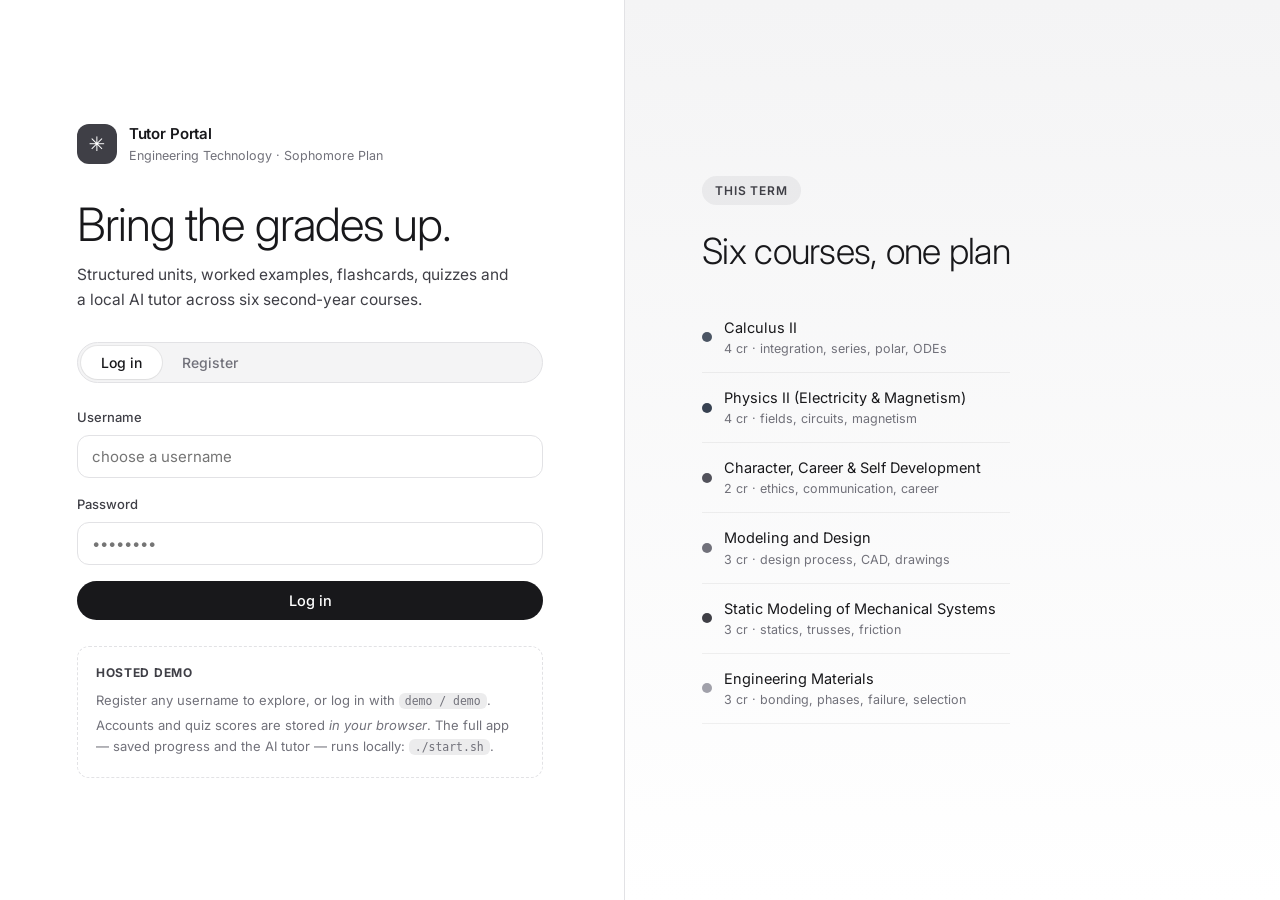
<file: docs/index.html>
<!DOCTYPE html>
<html lang="en">
<head>
<meta charset="UTF-8" />
<meta name="viewport" content="width=device-width, initial-scale=1.0" />
<title>Tutor Portal — Engineering Technology Study Plan</title>
<link rel="preconnect" href="https://fonts.googleapis.com" />
<link href="https://fonts.googleapis.com/css2?family=Inter:wght@300;400;500;600;700&display=swap" rel="stylesheet" />
<link rel="stylesheet" href="styles.css?v=5" />
<link rel="icon" href="data:image/svg+xml,%3Csvg xmlns='http://www.w3.org/2000/svg' viewBox='0 0 32 32'%3E%3Crect width='32' height='32' rx='8' fill='%2327272a'/%3E%3Ctext x='16' y='22' font-family='Inter,sans-serif' font-size='16' font-weight='700' fill='white' text-anchor='middle'%3E%E2%9C%B3%3C/text%3E%3C/svg%3E" />
</head>
<body>

<!-- ======================= AUTH (hosted demo) ======================= -->
<div id="authView" class="auth-wrap">
  <div class="auth-card">
    <div class="brand-row">
      <div class="logo">✳</div>
      <div><div class="brand-name">Tutor Portal</div><div class="brand-sub">Engineering Technology · Sophomore Plan</div></div>
    </div>
    <h1 class="auth-title">Bring the grades up.</h1>
    <p class="auth-lede">Structured units, worked examples, flashcards, quizzes and a local AI tutor across six second-year courses.</p>

    <div class="seg" id="authSeg">
      <button class="seg-btn active" data-mode="login">Log in</button>
      <button class="seg-btn" data-mode="register">Register</button>
    </div>

    <form id="authForm" autocomplete="on">
      <label class="field"><span>Username</span>
        <input id="authUser" type="text" autocomplete="username" placeholder="choose a username" required /></label>
      <label class="field" id="nameField" hidden><span>Full name</span>
        <input id="authName" type="text" autocomplete="name" placeholder="Your name" /></label>
      <label class="field"><span>Password</span>
        <input id="authPass" type="password" autocomplete="current-password" placeholder="••••••••" required /></label>
      <div id="authErr" class="err" hidden></div>
      <button type="submit" id="authSubmit" class="btn btn-primary btn-block">Log in</button>
    </form>

    <div class="demo-hint">
      <strong>Hosted demo</strong>
      <div>Register any username to explore, or log in with <code>demo / demo</code>.</div>
      <div>Accounts and quiz scores are stored <em>in your browser</em>. The full app — saved progress and the AI tutor — runs locally: <code>./start.sh</code>.</div>
    </div>
  </div>
  <div class="auth-aside">
    <div class="aside-inner">
      <div class="chip">This term</div>
      <h2>Six courses, one plan</h2>
      <ul class="aside-list" id="asideCourses"></ul>
    </div>
  </div>
</div>

<!-- ============================ APP ============================ -->
<div id="appView" class="app" hidden>
  <header class="topbar">
    <button class="icon-btn only-mobile" id="menuBtn" aria-label="Menu">☰</button>
    <div class="brand-row small">
      <div class="logo">✳</div>
      <div><div class="brand-name">Tutor Portal</div><div class="brand-sub">Engineering Technology · Sophomore Plan</div></div>
    </div>
    <div class="topbar-right">
      <span class="pill">static demo</span>
      <span class="whoami" id="whoami"></span>
      <a class="btn btn-ghost btn-sm" href="https://github.com/julianantoine/tutor-portal" target="_blank" rel="noopener">View source</a>
      <button class="btn btn-ghost btn-sm" id="logoutBtn">Log out</button>
    </div>
  </header>

  <div class="shell">
    <aside class="sidebar" id="sidebar">
      <nav class="nav" id="navCourses"><div class="nav-label">Loading…</div></nav>
      <div class="side-sep"></div>
      <nav class="nav">
        <a class="nav-item active" data-view="overview"><span class="ni-ico">◎</span> Overview</a>
        <a class="nav-item" data-view="terms"><span class="ni-ico">▦</span> My Terms</a>
      </nav>
      <div class="side-foot">
        <div class="side-foot-title">About this page</div>
        <p class="muted" style="font-size:12.5px;padding:0 4px">
          Hosted demo: full curriculum, flashcards and quizzes, graded in your browser. The graded AI tutor
          and saved progress run locally — clone the repo and run <code>./start.sh</code>.
        </p>
      </div>
    </aside>
    <main class="content" id="content"><div class="loading">Loading curriculum…</div></main>
  </div>
</div>

<script src="demo.js?v=5"></script>
</body>
</html>
</file>
<file: docs/styles.css>
/* =========================================================================
   Tutor Portal — professional gray design language
   Cool-neutral canvas · Inter · thin headings · pill buttons ·
   layered sub-0.1 shadows · hairline borders · cards
   ========================================================================= */

:root {
  --bg:      #ffffff;
  --bg-2:    #f4f4f5;
  --bg-3:    #ececed;
  --bg-4:    #e4e4e7;
  --ink:     #18181b;
  --ink-2:   #3f3f46;
  --ink-3:   #71717a;
  --ink-4:   #a1a1aa;
  --border:  #e2e2e5;
  --border-soft: rgba(0,0,0,0.055);

  /* single accent is slate gray — professional, not colorful */
  --accent:  #3f3f46;
  --accent-ink: #27272a;
  --accent-soft: rgba(63,63,70,0.07);

  --green:  #15803d;  --green-soft:  rgba(21,128,61,0.10);
  --amber:  #a16207;  --amber-soft:  rgba(161,98,7,0.10);
  --red:    #b91c1c;  --red-soft:    rgba(185,28,28,0.10);
  --violet: #52525b;  --violet-soft: rgba(82,82,91,0.10);

  --head: "Inter", system-ui, -apple-system, "Segoe UI", Roboto, sans-serif;
  --body: "Inter", system-ui, -apple-system, "Segoe UI", Roboto, sans-serif;

  --radius: 18px;
  --radius-sm: 12px;
  --radius-xs: 9px;

  --shadow-sm: rgba(0,0,0,0.06) 0px 0px 0px 1px, rgba(0,0,0,0.04) 0px 1px 2px 0px;
  --shadow-md: rgba(0,0,0,0.06) 0px 0px 0px 1px, rgba(0,0,0,0.05) 0px 4px 14px -3px;
  --shadow-lg: rgba(0,0,0,0.08) 0px 0px 0px 1px, rgba(0,0,0,0.07) 0px 20px 44px -14px;

  --sidebar-w: 268px;
  --topbar-h: 62px;
}

* { box-sizing: border-box; }
[hidden] { display: none !important; }

html, body {
  margin: 0; padding: 0;
  background: var(--bg);
  color: var(--ink);
  font-family: var(--body);
  font-size: 15px;
  line-height: 1.6;
  -webkit-font-smoothing: antialiased;
}

h1, h2, h3, h4 { font-family: var(--head); font-weight: 300; letter-spacing: -0.02em; margin: 0; color: var(--ink); }
a { color: inherit; text-decoration: none; }
code { font-family: ui-monospace, SFMono-Regular, Menlo, monospace; font-size: 0.88em; background: var(--bg-3); padding: 1px 6px; border-radius: 6px; }
small { font-size: 12.5px; }

/* ------------------------------------------------------------ buttons */
.btn {
  font-family: var(--body);
  font-size: 14.5px;
  font-weight: 500;
  border: 1px solid transparent;
  border-radius: 9999px;
  padding: 10px 20px;
  cursor: pointer;
  transition: background .15s, border-color .15s, transform .05s, color .15s;
  white-space: nowrap;
}
.btn:active { transform: translateY(1px); }
.btn-primary { background: #18181b; color: #fff; }
.btn-primary:hover { background: #3f3f46; }
.btn-accent { background: var(--accent); color: #fff; }
.btn-accent:hover { background: var(--accent-ink); }
.btn-ghost { background: transparent; color: var(--ink); border-color: var(--border); }
.btn-ghost:hover { border-color: var(--ink-4); background: var(--bg-2); }
.btn-sm { padding: 7px 14px; font-size: 13.5px; }
.btn-block { width: 100%; display: block; }
.btn[disabled] { opacity: .5; cursor: not-allowed; }

.icon-btn {
  background: transparent; border: none; cursor: pointer; font-size: 17px;
  color: var(--ink-2); width: 36px; height: 36px; border-radius: 10px;
  display: inline-flex; align-items: center; justify-content: center;
}
.icon-btn:hover { background: var(--bg-2); }

/* ============================================================ AUTH ==== */
.auth-wrap { min-height: 100vh; display: grid; grid-template-columns: 1fr 1.05fr; }
.auth-card {
  padding: 64px clamp(28px, 6vw, 84px);
  display: flex; flex-direction: column; justify-content: center;
  max-width: 620px; width: 100%;
}
.auth-aside {
  background: linear-gradient(180deg, #f4f4f5, #fff);
  border-left: 1px solid var(--border);
  display: flex; align-items: center; padding: 64px clamp(28px, 6vw, 84px);
}
.aside-inner { max-width: 460px; }
.aside-inner h2 { font-size: clamp(26px, 3vw, 36px); margin-bottom: 22px; }

.brand-row { display: flex; align-items: center; gap: 12px; margin-bottom: 34px; }
.brand-row.small { margin-bottom: 0; }
.logo {
  width: 40px; height: 40px; border-radius: 12px; background: var(--accent);
  color: #fff; display: grid; place-items: center; font-size: 20px; flex: none;
}
.brand-name { font-weight: 600; font-size: 15px; letter-spacing: -0.01em; }
.brand-sub { font-size: 12.5px; color: var(--ink-3); }

.auth-title { font-size: clamp(34px, 4.6vw, 46px); line-height: 1.05; margin-bottom: 14px; }
.auth-lede { color: var(--ink-2); font-size: 15.5px; margin: 0 0 30px; max-width: 44ch; }

.seg {
  display: inline-flex; background: var(--bg-2); border: 1px solid var(--border);
  border-radius: 9999px; padding: 3px; margin-bottom: 24px;
}
.seg-btn {
  border: none; background: transparent; border-radius: 9999px; cursor: pointer;
  padding: 8px 20px; font-size: 14px; font-weight: 500; color: var(--ink-3);
  font-family: var(--body);
}
.seg-btn.active { background: #fff; color: var(--ink); box-shadow: var(--shadow-sm); }

.field { display: block; margin-bottom: 16px; }
.field > span { display: block; font-size: 13px; font-weight: 500; color: var(--ink-2); margin-bottom: 7px; }
.field input {
  width: 100%; font-family: var(--body); font-size: 15px; color: var(--ink);
  background: var(--bg); border: 1px solid var(--border); border-radius: var(--radius-sm);
  padding: 11px 14px; outline: none; transition: border-color .15s, box-shadow .15s;
}
.field input:focus { border-color: var(--accent); box-shadow: 0 0 0 3px var(--accent-soft); }

.err { background: var(--red-soft); color: var(--red); font-size: 13.5px; padding: 10px 14px; border-radius: var(--radius-xs); margin-bottom: 14px; }

.demo-hint {
  margin-top: 26px; padding: 16px 18px; border: 1px dashed var(--border);
  border-radius: var(--radius-sm); font-size: 13px; color: var(--ink-3);
}
.demo-hint strong { display: block; color: var(--ink-2); margin-bottom: 8px; font-size: 12px; text-transform: uppercase; letter-spacing: .06em; }
.demo-hint div { margin: 4px 0; }

.chip {
  display: inline-block; font-size: 12px; font-weight: 600; letter-spacing: .07em;
  text-transform: uppercase; color: var(--accent); background: var(--accent-soft);
  border-radius: 9999px; padding: 5px 13px; margin-bottom: 18px;
}
.aside-list { list-style: none; padding: 0; margin: 22px 0 0; }
.aside-list li {
  display: flex; align-items: center; gap: 12px; padding: 13px 0;
  border-bottom: 1px solid var(--border-soft); font-size: 14.5px;
}
.aside-list .dot { width: 10px; height: 10px; border-radius: 50%; flex: none; }
.aside-list .a-sub { color: var(--ink-3); font-size: 12.5px; }

/* ============================================================ APP ==== */
.app { min-height: 100vh; }
.topbar {
  position: sticky; top: 0; z-index: 40; height: var(--topbar-h);
  display: flex; align-items: center; gap: 14px; padding: 0 22px;
  background: rgba(255,255,255,0.92); backdrop-filter: blur(10px);
  border-bottom: 1px solid var(--border);
}
.topbar-right { margin-left: auto; display: flex; align-items: center; gap: 14px; }
.whoami { font-size: 14px; font-weight: 500; color: var(--ink-2); }
.pill { font-size: 11.5px; font-weight: 600; text-transform: uppercase; letter-spacing: .05em; border-radius: 9999px; padding: 4px 11px; }
.role-pill { background: var(--bg-3); color: var(--ink-2); }
.role-pill.tutor { background: var(--accent-soft); color: var(--accent-ink); }
.tutor-status { font-size: 15px; color: var(--ink-4); }
.tutor-status.on { color: var(--green); }
.tutor-status.off { color: var(--red); }

.shell { display: grid; grid-template-columns: var(--sidebar-w) 1fr; min-height: calc(100vh - var(--topbar-h)); }

.sidebar {
  border-right: 1px solid var(--border); background: var(--bg);
  padding: 22px 16px; display: flex; flex-direction: column; gap: 6px;
  position: sticky; top: var(--topbar-h); height: calc(100vh - var(--topbar-h)); overflow-y: auto;
}
.nav { display: flex; flex-direction: column; gap: 2px; }
.nav-label { font-size: 11px; font-weight: 600; letter-spacing: .08em; text-transform: uppercase; color: var(--ink-4); padding: 12px 12px 6px; }
.nav-item {
  display: flex; align-items: center; gap: 11px; padding: 9px 12px; border-radius: 10px;
  font-size: 14px; color: var(--ink-2); cursor: pointer; transition: background .12s, color .12s;
}
.nav-item:hover { background: var(--bg-2); }
.nav-item.active { background: var(--bg-3); color: var(--ink); font-weight: 500; }
.ni-ico { width: 18px; text-align: center; color: var(--ink-3); font-size: 13px; }
.nav-item.active .ni-ico { color: var(--accent); }
.nav-dot { width: 8px; height: 8px; border-radius: 50%; flex: none; }
.nav-item .m-pct { margin-left: auto; font-size: 12px; color: var(--ink-4); font-variant-numeric: tabular-nums; }
.side-sep { height: 1px; background: var(--border-soft); margin: 14px 4px; }
.badge { background: var(--accent); color: #fff; font-size: 11px; border-radius: 9999px; padding: 1px 7px; margin-left: auto; font-weight: 600; }

.side-foot { margin-top: auto; padding: 18px 8px 4px; }
.side-foot-title { font-size: 11px; font-weight: 600; letter-spacing: .08em; text-transform: uppercase; color: var(--ink-4); margin-bottom: 6px; }
.ring-wrap { position: relative; width: 120px; height: 120px; margin: 0 auto; }
.ring { transform: rotate(-90deg); }
.ring-bg { fill: none; stroke: var(--bg-3); stroke-width: 10; }
.ring-fg { fill: none; stroke: var(--accent); stroke-width: 10; stroke-linecap: round; stroke-dasharray: 327; stroke-dashoffset: 327; transition: stroke-dashoffset .6s ease; }
.ring-label { position: absolute; inset: 0; display: flex; flex-direction: column; align-items: center; justify-content: center; }
.ring-label span { font-size: 25px; font-weight: 300; letter-spacing: -0.02em; }
.ring-label small { font-size: 11px; color: var(--ink-3); }

.content { padding: 34px clamp(22px, 3.6vw, 52px) 80px; max-width: 1180px; }
.loading { color: var(--ink-3); padding: 40px 0; }

/* -------- page header -------- */
.page-head { margin-bottom: 30px; }
.page-head .eyebrow { font-size: 12px; font-weight: 600; letter-spacing: .07em; text-transform: uppercase; color: var(--accent); margin-bottom: 10px; }
.page-head h1 { font-size: clamp(28px, 3.4vw, 40px); line-height: 1.1; }
.page-head p { color: var(--ink-2); margin: 12px 0 0; max-width: 68ch; }

/* -------- cards / grids -------- */
.grid { display: grid; gap: 18px; }
.grid-2 { grid-template-columns: repeat(2, 1fr); }
.grid-3 { grid-template-columns: repeat(3, 1fr); }
.grid-4 { grid-template-columns: repeat(4, 1fr); }
.grid-courses { display: grid; gap: 18px; grid-template-columns: repeat(3, 1fr); }

.card {
  background: var(--bg); border: 1px solid var(--border); border-radius: var(--radius);
  padding: 22px; transition: border-color .15s, box-shadow .15s, transform .15s;
}
.card.hoverable { cursor: pointer; }
.card.hoverable:hover { border-color: var(--ink-4); box-shadow: var(--shadow-md); transform: translateY(-2px); }
.card-top { display: flex; align-items: center; gap: 10px; margin-bottom: 8px; }
.card h3 { font-size: 19px; margin-bottom: 6px; }
.card .muted { color: var(--ink-3); font-size: 13.5px; }

.stat-card { text-align: left; }
.stat-card .big { font-size: 38px; font-weight: 300; letter-spacing: -0.02em; line-height: 1; }
.stat-card .lbl { color: var(--ink-3); font-size: 13px; margin-top: 6px; }

.course-card { display: flex; flex-direction: column; gap: 14px; }
.course-card .course-head { display: flex; align-items: flex-start; gap: 13px; }
.course-card .cc-dot { width: 12px; height: 12px; border-radius: 50%; margin-top: 6px; flex: none; }
.course-card .cc-code { font-size: 12px; font-weight: 600; letter-spacing: .06em; color: var(--ink-4); text-transform: uppercase; }
.course-card h3 { font-size: 18px; }
.course-card .cc-blurb { color: var(--ink-3); font-size: 13.5px; margin: 0; }
.meter { height: 7px; border-radius: 9999px; background: var(--bg-3); overflow: hidden; }
.meter > i { display: block; height: 100%; border-radius: 9999px; transition: width .5s ease; }
.meter-row { display: flex; align-items: center; gap: 10px; font-size: 12.5px; color: var(--ink-3); }
.meter-row .meter { flex: 1; }

/* -------- unit list -------- */
.unit-row {
  display: flex; align-items: center; gap: 16px; padding: 16px 18px;
  border: 1px solid var(--border); border-radius: var(--radius-sm); margin-bottom: 10px;
  background: var(--bg); cursor: pointer; transition: border-color .15s, box-shadow .15s;
}
.unit-row:hover { border-color: var(--ink-4); box-shadow: var(--shadow-sm); }
.unit-row .u-num { width: 30px; height: 30px; border-radius: 9px; background: var(--bg-3); color: var(--ink-2); display: grid; place-items: center; font-size: 13px; font-weight: 600; flex: none; }
.unit-row .u-main { flex: 1; min-width: 0; }
.unit-row .u-title { font-weight: 500; font-size: 15px; }
.unit-row .u-sum { color: var(--ink-3); font-size: 13px; margin-top: 2px; overflow: hidden; text-overflow: ellipsis; white-space: nowrap; }
.unit-row .u-right { display: flex; align-items: center; gap: 12px; flex: none; }
.mini-bar { width: 90px; height: 6px; border-radius: 9999px; background: var(--bg-3); overflow: hidden; }
.mini-bar > i { display: block; height: 100%; }
.u-pct { font-size: 12.5px; color: var(--ink-3); width: 38px; text-align: right; font-variant-numeric: tabular-nums; }

/* -------- unit detail -------- */
.tabs { display: flex; gap: 4px; border-bottom: 1px solid var(--border); margin: 24px 0 26px; flex-wrap: wrap; }
.tab {
  background: none; border: none; cursor: pointer; font-family: var(--body); font-size: 14.5px;
  color: var(--ink-3); padding: 11px 16px; border-bottom: 2px solid transparent; margin-bottom: -1px;
}
.tab:hover { color: var(--ink); }
.tab.active { color: var(--ink); border-bottom-color: var(--accent); font-weight: 500; }
.tab-panel { display: none; }
.tab-panel.active { display: block; }

.learn-block { margin-bottom: 26px; }
.learn-block h3 { font-size: 20px; margin-bottom: 12px; }
.concept { padding: 14px 0; border-bottom: 1px solid var(--border-soft); }
.concept:last-child { border-bottom: none; }
.concept .c-t { font-weight: 600; font-size: 14.5px; }
.concept .c-d { color: var(--ink-2); font-size: 14px; margin-top: 3px; }

.formula {
  display: flex; align-items: baseline; gap: 14px; padding: 13px 16px; border: 1px solid var(--border);
  border-radius: var(--radius-sm); margin-bottom: 9px; background: var(--bg);
}
.formula .f-name { font-weight: 600; font-size: 13.5px; min-width: 180px; }
.formula .f-eq { font-family: ui-monospace, SFMono-Regular, Menlo, monospace; font-size: 14.5px; color: var(--accent-ink); background: var(--accent-soft); padding: 3px 10px; border-radius: 8px; }
.formula .f-note { color: var(--ink-3); font-size: 12.5px; margin-left: auto; text-align: right; }

.example-card { background: var(--bg-3); border: 1px solid var(--border); border-radius: var(--radius); padding: 22px; }
.example-card h4 { font-size: 15px; margin-bottom: 12px; }
.example-card ol { margin: 0 0 14px; padding-left: 20px; }
.example-card ol li { margin-bottom: 6px; font-size: 14px; color: var(--ink-2); }
.answer-box { background: #fff; border: 1px solid var(--border); border-left: 3px solid var(--accent); border-radius: 10px; padding: 13px 16px; font-size: 14px; }
.answer-box strong { color: var(--accent-ink); }

.trap { display: flex; gap: 11px; padding: 11px 0; font-size: 14px; color: var(--ink-2); }
.trap::before { content: "⚑"; color: var(--amber); flex: none; }
.practice-item { padding: 14px 16px; border: 1px solid var(--border); border-radius: var(--radius-sm); margin-bottom: 10px; }
.practice-q { font-size: 14.5px; }
.reveal-btn { margin-top: 10px; }
.practice-a { margin-top: 10px; font-size: 14px; color: var(--ink-2); background: var(--bg-3); border-radius: 9px; padding: 11px 14px; }

/* -------- flashcard -------- */
.fc-wrap { max-width: 560px; }
.fc {
  perspective: 1200px; height: 300px; margin-bottom: 18px; cursor: pointer;
}
.fc-inner { position: relative; width: 100%; height: 100%; transition: transform .5s; transform-style: preserve-3d; }
.fc.flipped .fc-inner { transform: rotateY(180deg); }
.fc-face {
  position: absolute; inset: 0; backface-visibility: hidden; border-radius: var(--radius);
  display: flex; flex-direction: column; align-items: center; justify-content: center; text-align: center;
  padding: 34px; border: 1px solid var(--border);
}
.fc-front { background: var(--bg); }
.fc-back { background: var(--accent-soft); transform: rotateY(180deg); }
.fc-face .fc-kicker { font-size: 11px; font-weight: 600; letter-spacing: .08em; text-transform: uppercase; color: var(--ink-4); margin-bottom: 14px; }
.fc-face .fc-text { font-size: 20px; font-weight: 400; line-height: 1.4; }
.fc-face .fc-text.small { font-size: 16px; font-weight: 300; }
.fc-controls { display: flex; align-items: center; gap: 12px; }
.fc-counter { margin-left: auto; font-size: 13px; color: var(--ink-3); font-variant-numeric: tabular-nums; }

/* -------- quiz -------- */
.quiz-q { border: 1px solid var(--border); border-radius: var(--radius); padding: 22px; margin-bottom: 16px; }
.quiz-q .qq-text { font-size: 15.5px; font-weight: 500; margin-bottom: 14px; }
.opt { display: flex; align-items: center; gap: 12px; padding: 12px 15px; border: 1px solid var(--border); border-radius: var(--radius-xs); margin-bottom: 8px; cursor: pointer; font-size: 14.5px; transition: border-color .12s, background .12s; }
.opt:hover { border-color: var(--ink-4); background: var(--bg-2); }
.opt input { accent-color: var(--accent); }
.opt.sel { border-color: var(--accent); background: var(--accent-soft); }
.opt.right { border-color: var(--green); background: var(--green-soft); }
.opt.wrong { border-color: var(--red); background: var(--red-soft); }
.quiz-explain { margin-top: 12px; font-size: 13.5px; color: var(--ink-2); background: var(--bg-3); border-radius: 9px; padding: 11px 14px; }
.result-banner { border-radius: var(--radius); padding: 22px; margin-bottom: 22px; display: flex; align-items: center; gap: 18px; }
.result-banner.pass { background: var(--green-soft); }
.result-banner.fail { background: var(--amber-soft); }
.result-banner .rb-score { font-size: 40px; font-weight: 300; letter-spacing: -0.02em; }
.result-banner .rb-txt strong { display: block; font-size: 15px; }
.result-banner .rb-txt small { color: var(--ink-2); }

/* -------- tutor chat -------- */
.chat-layout { display: grid; grid-template-columns: 258px 1fr; gap: 20px; height: calc(100vh - var(--topbar-h) - 120px); min-height: 460px; }
.chat-side { border: 1px solid var(--border); border-radius: var(--radius); padding: 16px; overflow-y: auto; }
.chat-side h4 { font-size: 13px; text-transform: uppercase; letter-spacing: .06em; color: var(--ink-4); margin-bottom: 12px; }
.chat-sess { padding: 9px 11px; border-radius: 9px; font-size: 13.5px; cursor: pointer; color: var(--ink-2); overflow: hidden; text-overflow: ellipsis; white-space: nowrap; }
.chat-sess:hover { background: var(--bg-2); }
.chat-sess.active { background: var(--bg-3); color: var(--ink); font-weight: 500; }
.chat-main { display: flex; flex-direction: column; border: 1px solid var(--border); border-radius: var(--radius); overflow: hidden; }
.chat-context { padding: 12px 18px; border-bottom: 1px solid var(--border); display: flex; align-items: center; gap: 12px; flex-wrap: wrap; font-size: 13px; color: var(--ink-3); background: var(--bg-3); }
.chat-context select { font-family: var(--body); font-size: 13px; border: 1px solid var(--border); border-radius: 8px; padding: 5px 10px; background: #fff; color: var(--ink); }
.chat-stream { flex: 1; overflow-y: auto; padding: 22px; display: flex; flex-direction: column; gap: 16px; }
.msg { max-width: 78%; }
.msg .bubble { padding: 12px 16px; border-radius: 16px; font-size: 14.5px; line-height: 1.62; white-space: pre-wrap; overflow-wrap: anywhere; }
.msg.user { align-self: flex-end; }
.msg.user .bubble { background: #18181b; color: #fff; border-bottom-right-radius: 5px; }
.msg.assistant .bubble { background: var(--bg-3); color: var(--ink); border-bottom-left-radius: 5px; }
.msg .role-tag { font-size: 11px; font-weight: 600; letter-spacing: .06em; text-transform: uppercase; color: var(--ink-4); margin-bottom: 5px; }
.msg.user .role-tag { text-align: right; }
.typing { color: var(--ink-3); font-size: 14px; padding: 4px 2px; }
.typing::after { content: "▍"; animation: blink 1s steps(2) infinite; }
@keyframes blink { 50% { opacity: 0; } }
.chat-input { border-top: 1px solid var(--border); padding: 14px; display: flex; gap: 11px; align-items: flex-end; }
.chat-input textarea {
  flex: 1; font-family: var(--body); font-size: 14.5px; resize: none; border: 1px solid var(--border);
  border-radius: 14px; padding: 11px 14px; outline: none; max-height: 160px; min-height: 44px;
}
.chat-input textarea:focus { border-color: var(--accent); box-shadow: 0 0 0 3px var(--accent-soft); }

/* -------- table -------- */
.table { width: 100%; border-collapse: collapse; font-size: 14px; }
.table th { text-align: left; font-size: 12px; text-transform: uppercase; letter-spacing: .05em; color: var(--ink-4); font-weight: 600; padding: 9px 12px; border-bottom: 1px solid var(--border); }
.table td { padding: 12px; border-bottom: 1px solid var(--border-soft); }
.table tr:last-child td { border-bottom: none; }
.tag { display: inline-block; font-size: 12px; border-radius: 9999px; padding: 3px 11px; font-weight: 500; }
.tag.ok { background: var(--green-soft); color: var(--green); }
.tag.warn { background: var(--amber-soft); color: var(--amber); }
.tag.bad { background: var(--red-soft); color: var(--red); }
.tag.neutral { background: var(--bg-3); color: var(--ink-2); }

.empty { text-align: center; color: var(--ink-3); padding: 46px 20px; border: 1px dashed var(--border); border-radius: var(--radius); }

/* -------- modal -------- */
.modal-overlay { position: fixed; inset: 0; background: rgba(20,20,20,0.42); z-index: 90; display: none; align-items: center; justify-content: center; padding: 22px; }
.modal-overlay.open { display: flex; }
.modal { background: #fff; border-radius: var(--radius); width: 100%; max-width: 640px; max-height: 86vh; display: flex; flex-direction: column; box-shadow: var(--shadow-lg); }
.modal-head { display: flex; align-items: center; padding: 20px 22px; border-bottom: 1px solid var(--border); }
.modal-head h3 { font-size: 18px; }
.modal-head .icon-btn { margin-left: auto; }
.modal-body { padding: 22px; overflow-y: auto; }

/* -------- difficulty levels -------- */
.lvl { display: inline-flex; align-items: center; gap: 4px; font-size: 11px; font-weight: 600;
       letter-spacing: .03em; border-radius: 9999px; padding: 2px 9px; white-space: nowrap; }
.lvl-1 { background: var(--green-soft); color: var(--green); }
.lvl-2 { background: var(--amber-soft); color: var(--amber); }
.lvl-3 { background: var(--red-soft);   color: var(--red); }
.lvl-dot { display: inline-flex; gap: 3px; margin-left: 2px; }
.lvl-dot i { width: 5px; height: 5px; border-radius: 50%; background: var(--bg-4); display: block; }
.lvl-dot i.on.l1 { background: var(--green); }
.lvl-dot i.on.l2 { background: var(--amber); }
.lvl-dot i.on.l3 { background: var(--red); }
.level-legend { display: flex; gap: 14px; flex-wrap: wrap; font-size: 12.5px; color: var(--ink-3); margin-bottom: 18px; }
.level-legend span { display: inline-flex; align-items: center; gap: 6px; }
.ramp-note { font-size: 12.5px; color: var(--ink-3); display: inline-flex; align-items: center; gap: 6px; }

/* -------- worked-example tiers -------- */
.tier { border: 1px solid var(--border); border-radius: var(--radius); margin-bottom: 14px; overflow: hidden; }
.tier-head { display: flex; align-items: center; gap: 12px; padding: 13px 16px; background: var(--bg-2); border-bottom: 1px solid var(--border); }
.tier-head h4 { font-size: 14.5px; font-weight: 600; }
.tier-body { padding: 18px; }

/* -------- terms -------- */
.term-card { display: flex; flex-direction: column; gap: 12px; }
.term-head { display: flex; align-items: center; gap: 12px; }
.term-head h3 { font-size: 17px; }
.term-active { background: var(--accent-soft); color: var(--accent-ink); }
.chip-x { font-size:12px; border:1px solid var(--border); border-radius:9999px; padding:3px 11px; display:inline-flex; gap:7px; align-items:center; background:var(--bg); }
.chip-x button { border:none; background:none; cursor:pointer; color:var(--ink-4); font-size:13px; line-height:1; padding:0 2px; }
.chip-x button:hover { color: var(--red); }
.field select, .field textarea { width: 100%; font-family: var(--body); font-size: 15px; color: var(--ink);
  background: var(--bg); border: 1px solid var(--border); border-radius: var(--radius-sm); padding: 11px 14px; outline: none; }
.field select:focus, .field textarea:focus { border-color: var(--accent); box-shadow: 0 0 0 3px var(--accent-soft); }
.week-row { display: flex; align-items: center; gap: 14px; padding: 11px 14px; border-bottom: 1px solid var(--border-soft); font-size: 14px; }
.week-row:last-child { border-bottom: none; }
.week-num { width: 62px; font-size: 12px; color: var(--ink-4); font-weight: 600; text-transform: uppercase; letter-spacing: .04em; }

/* -------- misc -------- */
.stack > * + * { margin-top: 14px; }
.row { display: flex; align-items: center; gap: 12px; flex-wrap: wrap; }
.row-between { display: flex; align-items: center; justify-content: space-between; gap: 12px; flex-wrap: wrap; }
.spacer { flex: 1; }
.muted { color: var(--ink-3); }
.only-mobile { display: none; }

@media (max-width: 1080px) {
  .grid-4 { grid-template-columns: repeat(2, 1fr); }
  .grid-3 { grid-template-columns: repeat(2, 1fr); }
}
@media (max-width: 900px) {
  .auth-wrap { grid-template-columns: 1fr; }
  .auth-aside { display: none; }
  .shell { grid-template-columns: 1fr; }
  .sidebar { position: fixed; left: 0; top: var(--topbar-h); z-index: 50; width: 280px; transform: translateX(-102%); transition: transform .22s ease; box-shadow: var(--shadow-lg); }
  .sidebar.open { transform: translateX(0); }
  .only-mobile { display: inline-flex; }
  .grid-2, .grid-3, .grid-4 { grid-template-columns: 1fr; }
  .chat-layout { grid-template-columns: 1fr; height: auto; }
  .chat-side { display: none; }
  .chat-stream { max-height: 60vh; }
}
</file>
